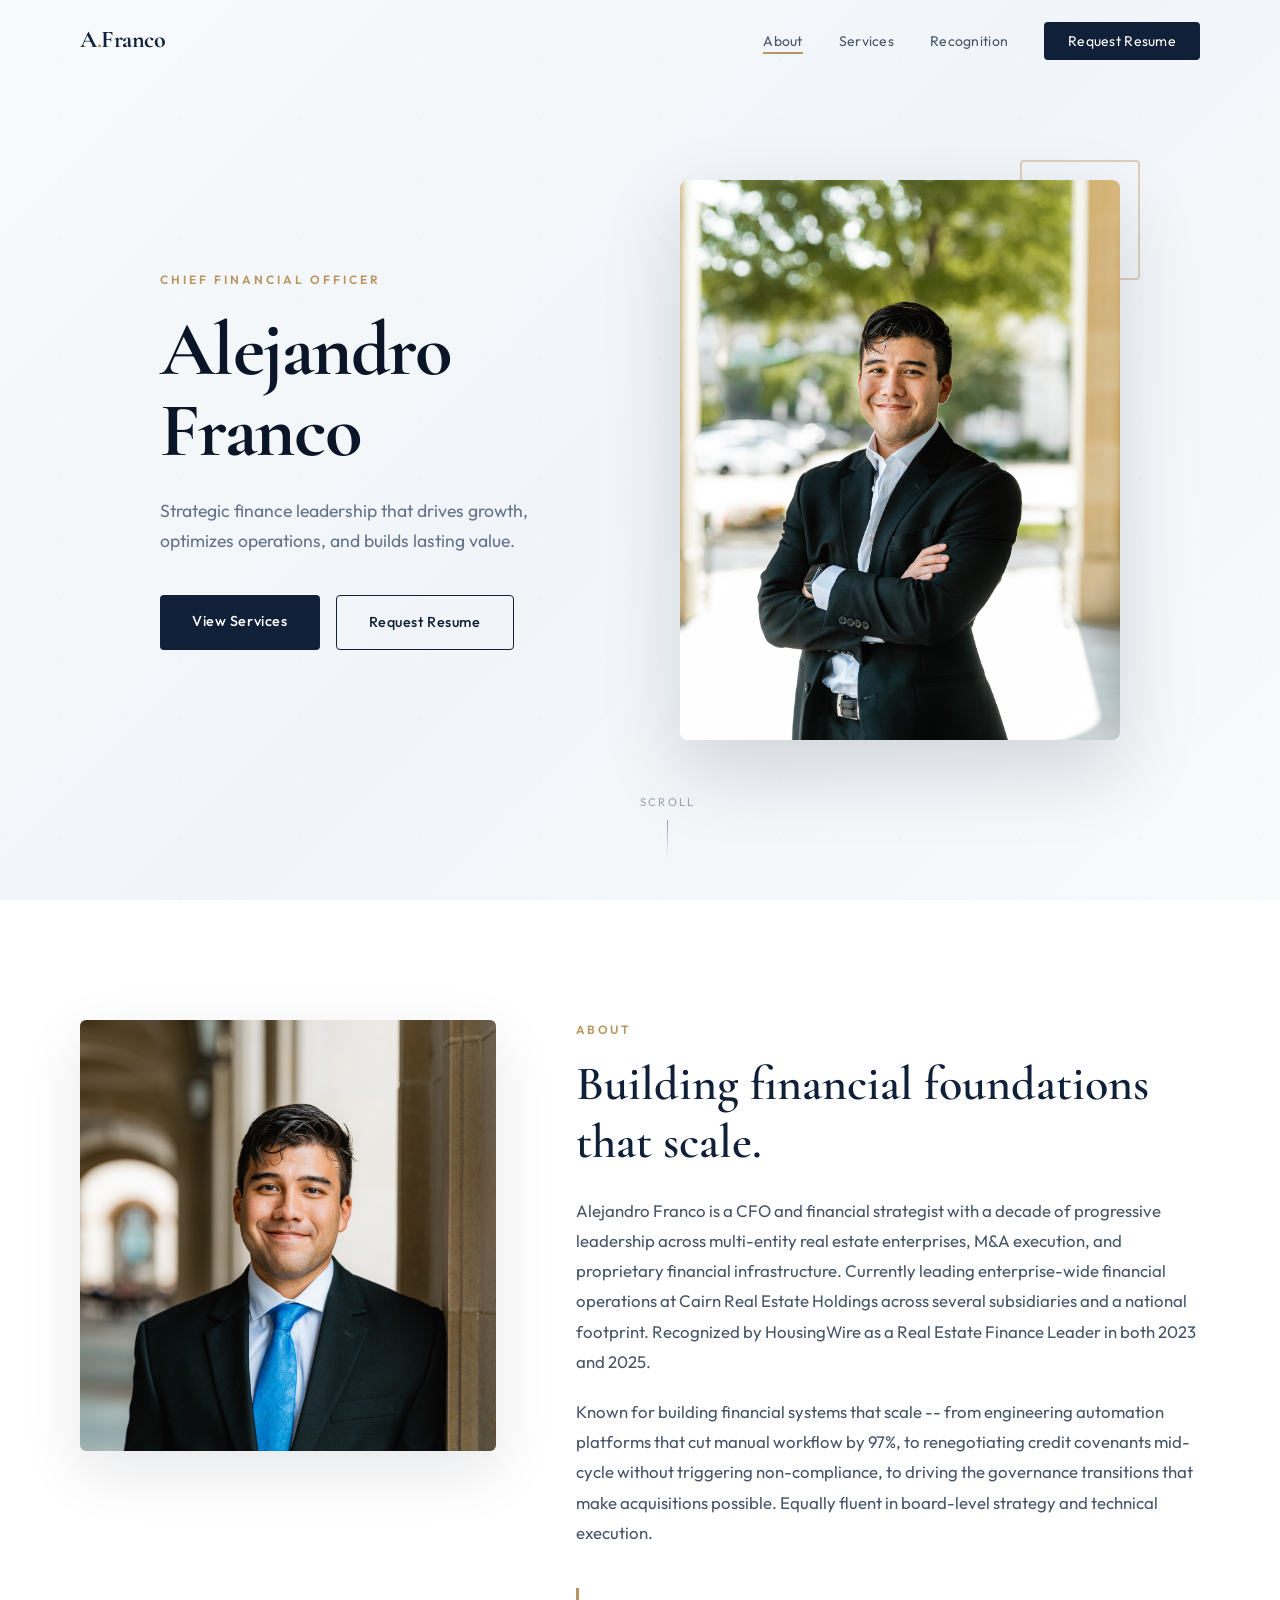
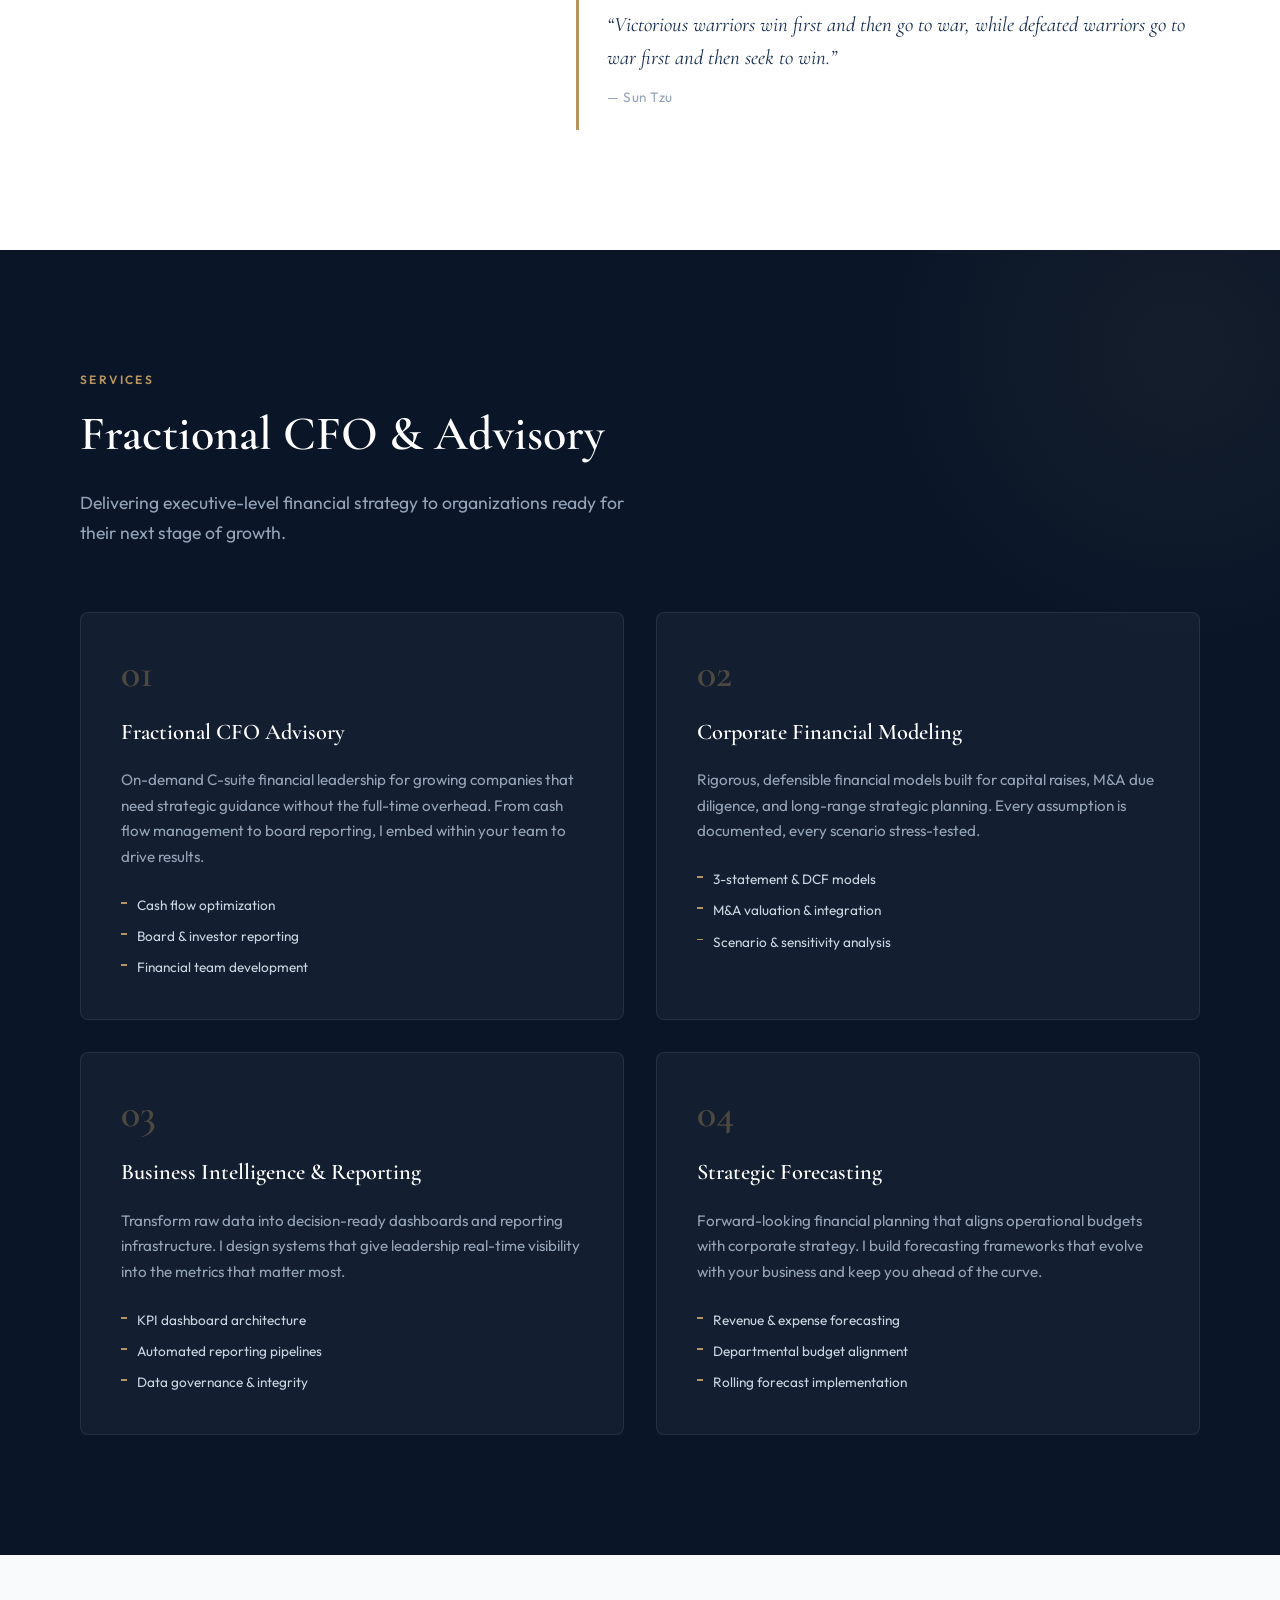
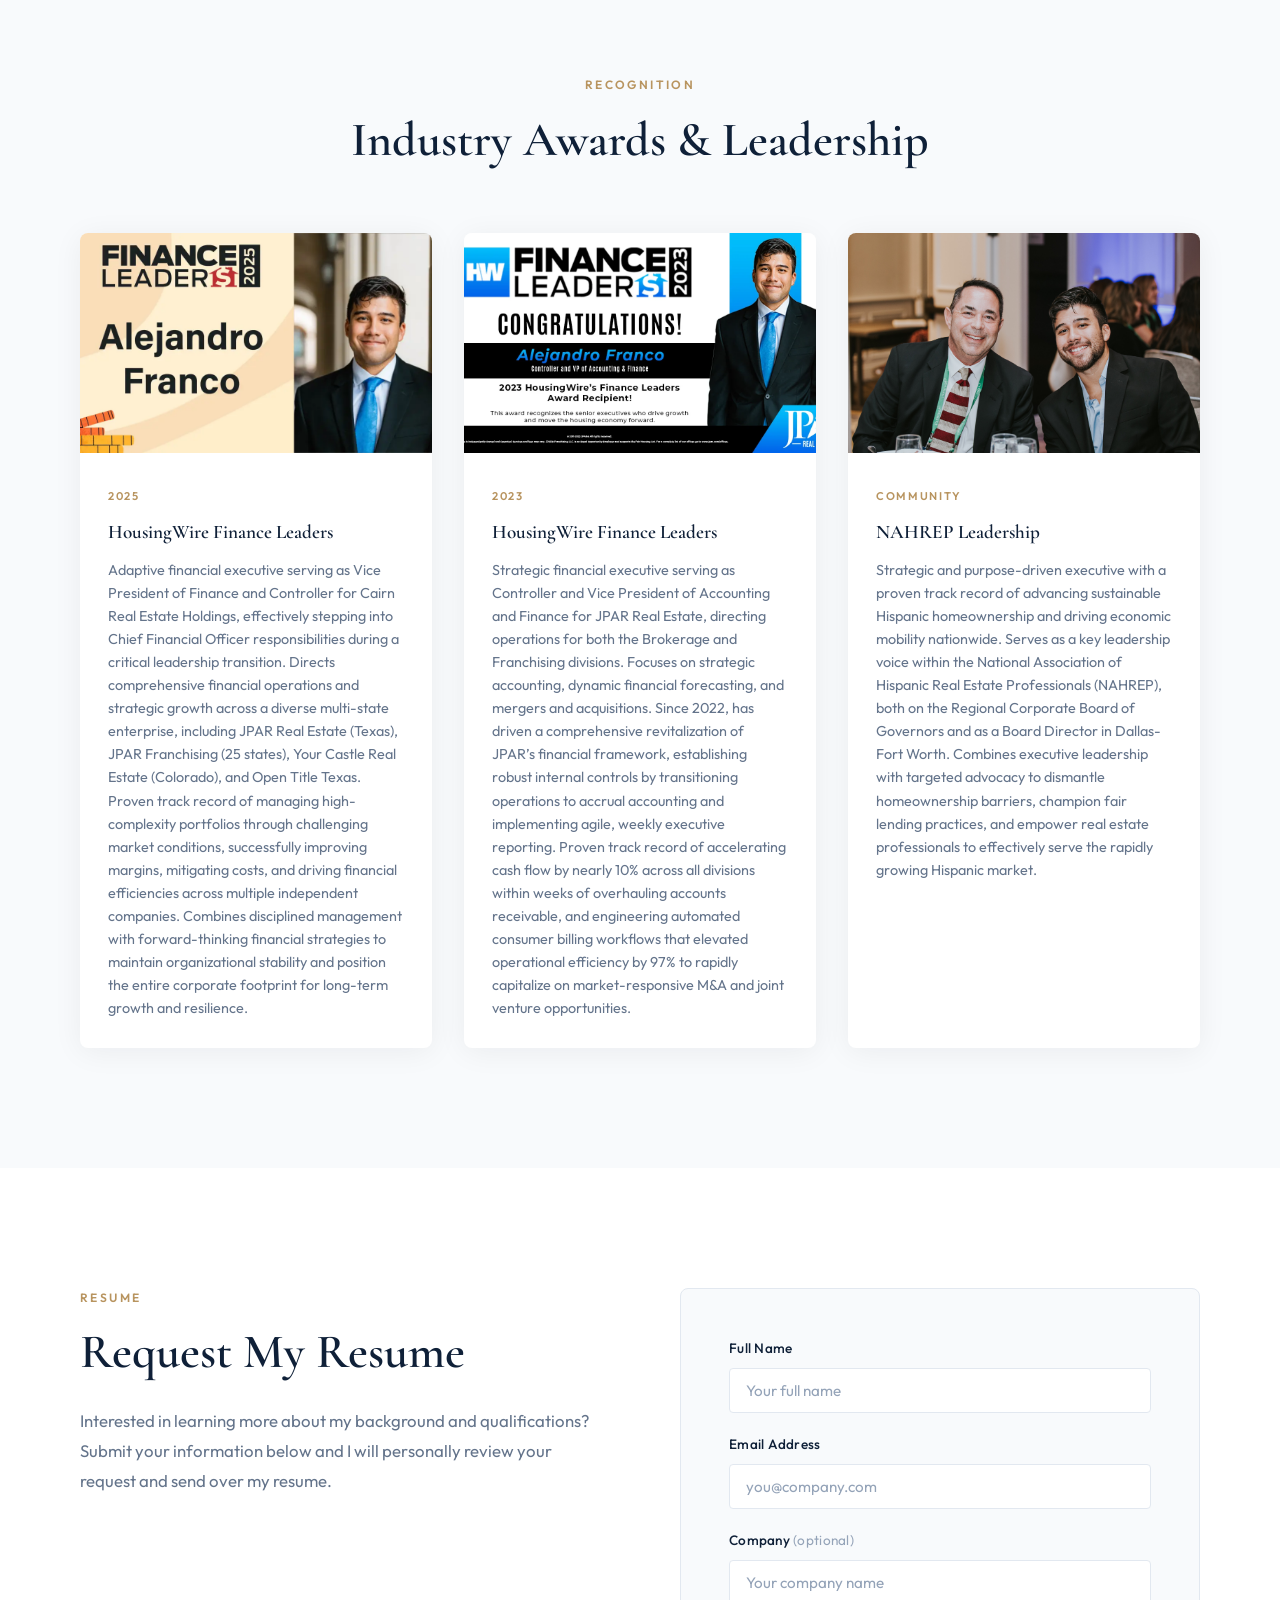
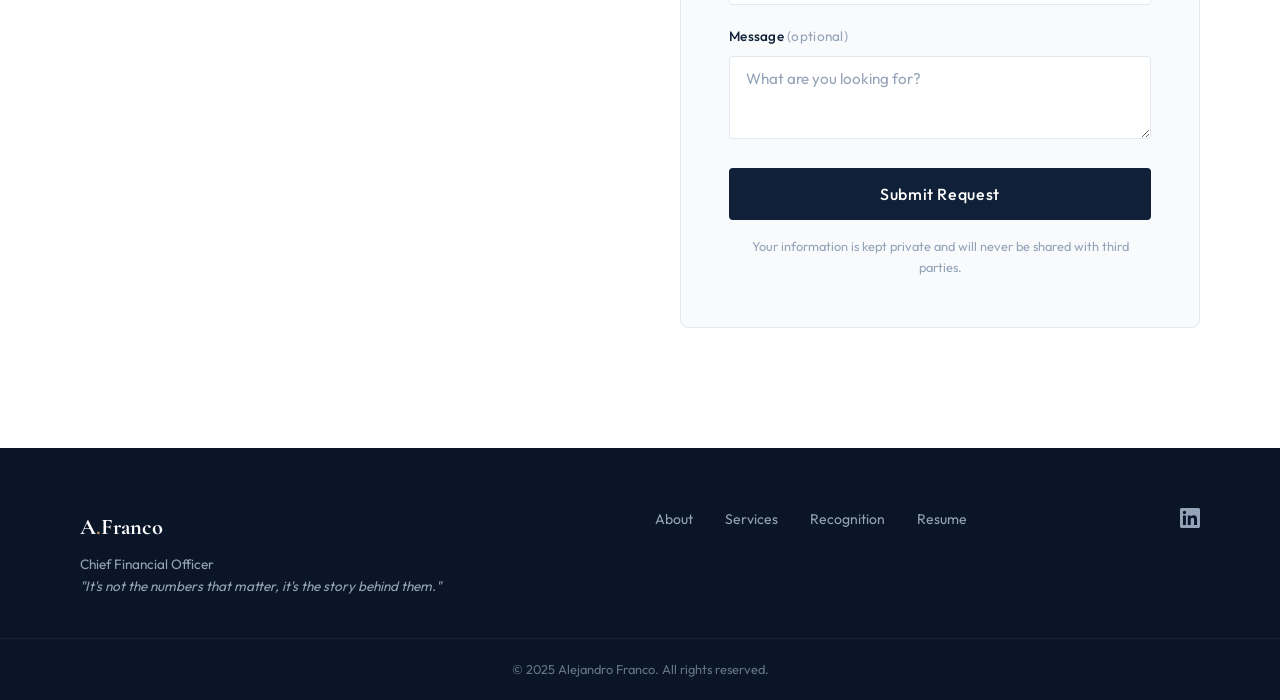
<file: index.html>
<!DOCTYPE html>
<html lang="en">
<head>
  <meta charset="UTF-8">
  <meta name="viewport" content="width=device-width, initial-scale=1.0">
  <title>Alejandro Franco | CFO &amp; Financial Strategist</title>
  <meta name="description" content="Alejandro Franco is a Chief Financial Officer specializing in strategic accounting, financial management, forecasting, and mergers & acquisitions.">
  <link rel="preconnect" href="https://fonts.googleapis.com">
  <link rel="preconnect" href="https://fonts.gstatic.com" crossorigin>
  <link href="https://fonts.googleapis.com/css2?family=Cormorant+Garamond:ital,wght@0,400;0,500;0,600;0,700;1,400;1,500&family=Outfit:wght@300;400;500;600;700&display=swap" rel="stylesheet">
  <link rel="stylesheet" href="style.css">
</head>
<body>

  <!-- Navigation -->
  <nav class="nav" id="nav">
    <div class="nav__inner">
      <a href="#" class="nav__logo">A<span class="nav__logo-dot">.</span>Franco</a>
      <button class="nav__toggle" id="navToggle" aria-label="Toggle menu">
        <span></span>
        <span></span>
        <span></span>
      </button>
      <ul class="nav__links" id="navLinks">
        <li><a href="#about">About</a></li>
        <li><a href="#consulting">Services</a></li>
        <li><a href="#recognition">Recognition</a></li>
        <li><a href="#resume" class="nav__cta">Request Resume</a></li>
      </ul>
    </div>
  </nav>

  <!-- Hero Section -->
  <header class="hero" id="about">
    <div class="hero__bg-pattern"></div>
    <div class="hero__inner">
      <div class="hero__content">
        <p class="hero__label">Chief Financial Officer</p>
        <h1 class="hero__title">Alejandro<br>Franco</h1>
        <p class="hero__subtitle">Strategic finance leadership that drives growth, optimizes operations, and builds lasting value.</p>
        <div class="hero__actions">
          <a href="#consulting" class="btn btn--primary">View Services</a>
          <a href="#resume" class="btn btn--outline">Request Resume</a>
        </div>
      </div>
      <div class="hero__image">
        <div class="hero__image-frame">
          <img src="images/hero.jpg" alt="Alejandro Franco, CFO" loading="eager">
        </div>
        <div class="hero__image-accent"></div>
      </div>
    </div>
    <div class="hero__scroll-indicator">
      <span>Scroll</span>
      <div class="hero__scroll-line"></div>
    </div>
  </header>

  <!-- About Section -->
  <section class="about">
    <div class="about__inner">
      <div class="about__photo">
        <img src="images/headshot.jpg" alt="Alejandro Franco professional headshot" loading="lazy">
      </div>
      <div class="about__content">
        <p class="section-label">About</p>
        <h2 class="section-title">Building financial foundations that scale.</h2>
        <div class="about__text">
          <p>Alejandro Franco is a CFO and financial strategist with a decade of progressive leadership across multi-entity real estate enterprises, M&A execution, and proprietary financial infrastructure. Currently leading enterprise-wide financial operations at Cairn Real Estate Holdings across several subsidiaries and a national footprint. Recognized by HousingWire as a Real Estate Finance Leader in both 2023 and 2025.</p>
          <p>Known for building financial systems that scale -- from engineering automation platforms that cut manual workflow by 97%, to renegotiating credit covenants mid-cycle without triggering non-compliance, to driving the governance transitions that make acquisitions possible. Equally fluent in board-level strategy and technical execution.</p>
        </div>
        <blockquote class="about__quote">
          <p>&ldquo;Victorious warriors win first and then go to war, while defeated warriors go to war first and then seek to win.&rdquo;</p>
          <cite>&mdash; Sun Tzu</cite>
        </blockquote>
      </div>
    </div>
  </section>

  <!-- Consulting Services Section -->
  <section class="services" id="consulting">
    <div class="services__inner">
      <div class="services__header">
        <p class="section-label">Services</p>
        <h2 class="section-title">Fractional CFO &amp; Advisory</h2>
        <p class="services__intro">Delivering executive-level financial strategy to organizations ready for their next stage of growth.</p>
      </div>
      <div class="services__grid">

        <div class="service-card">
          <div class="service-card__number">01</div>
          <h3 class="service-card__title">Fractional CFO Advisory</h3>
          <p class="service-card__desc">On-demand C-suite financial leadership for growing companies that need strategic guidance without the full-time overhead. From cash flow management to board reporting, I embed within your team to drive results.</p>
          <ul class="service-card__list">
            <li>Cash flow optimization</li>
            <li>Board &amp; investor reporting</li>
            <li>Financial team development</li>
          </ul>
        </div>

        <div class="service-card">
          <div class="service-card__number">02</div>
          <h3 class="service-card__title">Corporate Financial Modeling</h3>
          <p class="service-card__desc">Rigorous, defensible financial models built for capital raises, M&amp;A due diligence, and long-range strategic planning. Every assumption is documented, every scenario stress-tested.</p>
          <ul class="service-card__list">
            <li>3-statement &amp; DCF models</li>
            <li>M&amp;A valuation &amp; integration</li>
            <li>Scenario &amp; sensitivity analysis</li>
          </ul>
        </div>

        <div class="service-card">
          <div class="service-card__number">03</div>
          <h3 class="service-card__title">Business Intelligence &amp; Reporting</h3>
          <p class="service-card__desc">Transform raw data into decision-ready dashboards and reporting infrastructure. I design systems that give leadership real-time visibility into the metrics that matter most.</p>
          <ul class="service-card__list">
            <li>KPI dashboard architecture</li>
            <li>Automated reporting pipelines</li>
            <li>Data governance &amp; integrity</li>
          </ul>
        </div>

        <div class="service-card">
          <div class="service-card__number">04</div>
          <h3 class="service-card__title">Strategic Forecasting</h3>
          <p class="service-card__desc">Forward-looking financial planning that aligns operational budgets with corporate strategy. I build forecasting frameworks that evolve with your business and keep you ahead of the curve.</p>
          <ul class="service-card__list">
            <li>Revenue &amp; expense forecasting</li>
            <li>Departmental budget alignment</li>
            <li>Rolling forecast implementation</li>
          </ul>
        </div>

      </div>
    </div>
  </section>

  <!-- Recognition Section -->
  <section class="recognition" id="recognition">
    <div class="recognition__inner">
      <div class="recognition__header">
        <p class="section-label">Recognition</p>
        <h2 class="section-title">Industry Awards &amp; Leadership</h2>
      </div>
      <div class="recognition__grid">
        <div class="recognition__card">
          <div class="recognition__card-image">
            <img src="images/award-2025.webp" alt="Finance Leaders 2025 Award" loading="lazy">
          </div>
          <div class="recognition__card-content">
            <span class="recognition__year">2025</span>
            <h3>HousingWire Finance Leaders</h3>
            <p>Adaptive financial executive serving as Vice President of Finance and Controller for Cairn Real Estate Holdings, effectively stepping into Chief Financial Officer responsibilities during a critical leadership transition. Directs comprehensive financial operations and strategic growth across a diverse multi-state enterprise, including JPAR Real Estate (Texas), JPAR Franchising (25 states), Your Castle Real Estate (Colorado), and Open Title Texas. Proven track record of managing high-complexity portfolios through challenging market conditions, successfully improving margins, mitigating costs, and driving financial efficiencies across multiple independent companies. Combines disciplined management with forward-thinking financial strategies to maintain organizational stability and position the entire corporate footprint for long-term growth and resilience.</p>
          </div>
        </div>
        <div class="recognition__card">
          <div class="recognition__card-image">
            <img src="images/award-2023.webp" alt="Finance Leaders 2023 Award" loading="lazy">
          </div>
          <div class="recognition__card-content">
            <span class="recognition__year">2023</span>
            <h3>HousingWire Finance Leaders</h3>
            <p>Strategic financial executive serving as Controller and Vice President of Accounting and Finance for JPAR Real Estate, directing operations for both the Brokerage and Franchising divisions. Focuses on strategic accounting, dynamic financial forecasting, and mergers and acquisitions. Since 2022, has driven a comprehensive revitalization of JPAR’s financial framework, establishing robust internal controls by transitioning operations to accrual accounting and implementing agile, weekly executive reporting. Proven track record of accelerating cash flow by nearly 10% across all divisions within weeks of overhauling accounts receivable, and engineering automated consumer billing workflows that elevated operational efficiency by 97% to rapidly capitalize on market-responsive M&A and joint venture opportunities.</p>
          </div>
        </div>
        <div class="recognition__card recognition__card--community">
          <div class="recognition__card-image">
            <img src="images/event.jpeg" alt="NAHREP L'ATTITUDE event" loading="lazy">
          </div>
          <div class="recognition__card-content">
            <span class="recognition__year">Community</span>
            <h3>NAHREP Leadership</h3>
            <p>Strategic and purpose-driven executive with a proven track record of advancing sustainable Hispanic homeownership and driving economic mobility nationwide. Serves as a key leadership voice within the National Association of Hispanic Real Estate Professionals (NAHREP), both on the Regional Corporate Board of Governors and as a Board Director in Dallas-Fort Worth. Combines executive leadership with targeted advocacy to dismantle homeownership barriers, champion fair lending practices, and empower real estate professionals to effectively serve the rapidly growing Hispanic market.</p>
          </div>
        </div>
      </div>
    </div>
  </section>

  <!-- Resume Request Section -->
  <section class="resume" id="resume">
    <div class="resume__inner">
      <div class="resume__content">
        <p class="section-label">Resume</p>
        <h2 class="section-title">Request My Resume</h2>
        <p class="resume__desc">Interested in learning more about my background and qualifications? Submit your information below and I will personally review your request and send over my resume.</p>
      </div>
      <div class="resume__form-wrapper">
        <form
          class="resume__form"
          action="https://formspree.io/f/mdabqrbe"
          method="POST"
        >
          <div class="form-group">
            <label for="name">Full Name</label>
            <input type="text" id="name" name="name" required placeholder="Your full name">
          </div>
          <div class="form-group">
            <label for="email">Email Address</label>
            <input type="email" id="email" name="email" required placeholder="you@company.com">
          </div>
          <div class="form-group">
            <label for="company">Company <span class="optional">(optional)</span></label>
            <input type="text" id="company" name="company" placeholder="Your company name">
          </div>
          <div class="form-group">
            <label for="message">Message <span class="optional">(optional)</span></label>
            <textarea id="message" name="message" rows="3" placeholder="What are you looking for?"></textarea>
          </div>
          <button type="submit" class="btn btn--primary btn--full">Submit Request</button>
          <p class="resume__note">Your information is kept private and will never be shared with third parties.</p>
        </form>
      </div>
    </div>
  </section>

  <!-- Footer -->
  <footer class="footer">
    <div class="footer__inner">
      <div class="footer__brand">
        <a href="#" class="footer__logo">A<span class="nav__logo-dot">.</span>Franco</a>
        <p>Chief Financial Officer<br><i>"It's not the numbers that matter, it's the story behind them."</i></p>
      </div>
      <div class="footer__links">
        <a href="#about">About</a>
        <a href="#consulting">Services</a>
        <a href="#recognition">Recognition</a>
        <a href="#resume">Resume</a>
      </div>
      <div class="footer__social">
        <a href="https://www.linkedin.com/in/alejandro-alex-franco/" target="_blank" rel="noopener noreferrer" aria-label="LinkedIn">
          <svg width="20" height="20" viewBox="0 0 24 24" fill="currentColor"><path d="M20.447 20.452h-3.554v-5.569c0-1.328-.027-3.037-1.852-3.037-1.853 0-2.136 1.445-2.136 2.939v5.667H9.351V9h3.414v1.561h.046c.477-.9 1.637-1.85 3.37-1.85 3.601 0 4.267 2.37 4.267 5.455v6.286zM5.337 7.433a2.062 2.062 0 01-2.063-2.065 2.064 2.064 0 112.063 2.065zm1.782 13.019H3.555V9h3.564v11.452zM22.225 0H1.771C.792 0 0 .774 0 1.729v20.542C0 23.227.792 24 1.771 24h20.451C23.2 24 24 23.227 24 22.271V1.729C24 .774 23.2 0 22.222 0h.003z"/></svg>
        </a>
      </div>
    </div>
    <div class="footer__bottom">
      <p>&copy; 2025 Alejandro Franco. All rights reserved.</p>
    </div>
  </footer>

  <script>
    // Sticky nav background on scroll
    const nav = document.getElementById('nav');
    window.addEventListener('scroll', () => {
      nav.classList.toggle('nav--scrolled', window.scrollY > 40);
    });

    // Mobile nav toggle
    const navToggle = document.getElementById('navToggle');
    const navLinks = document.getElementById('navLinks');
    navToggle.addEventListener('click', () => {
      navToggle.classList.toggle('active');
      navLinks.classList.toggle('active');
    });

    // Close mobile nav on link click
    navLinks.querySelectorAll('a').forEach(link => {
      link.addEventListener('click', () => {
        navToggle.classList.remove('active');
        navLinks.classList.remove('active');
      });
    });

    // Scroll-triggered fade-in
    const observerOptions = { threshold: 0.15, rootMargin: '0px 0px -40px 0px' };
    const observer = new IntersectionObserver((entries) => {
      entries.forEach(entry => {
        if (entry.isIntersecting) {
          entry.target.classList.add('visible');
          observer.unobserve(entry.target);
        }
      });
    }, observerOptions);

    document.querySelectorAll('.fade-in').forEach(el => observer.observe(el));

    // Active nav link on scroll
    const sections = document.querySelectorAll('section[id], header[id]');
    window.addEventListener('scroll', () => {
      let current = '';
      sections.forEach(section => {
        const sectionTop = section.offsetTop - 120;
        if (scrollY >= sectionTop) current = section.getAttribute('id');
      });
      navLinks.querySelectorAll('a').forEach(link => {
        link.classList.remove('active');
        if (link.getAttribute('href') === `#${current}`) link.classList.add('active');
      });
    });
  </script>

</body>
</html>
</file>
<file: style.css>
/* ============================================
   Alejandro Franco | CFO Portfolio
   ============================================ */

:root {
  /* Corporate Navy Palette */
  --navy-900: #0a1628;
  --navy-800: #0f2038;
  --navy-700: #162d50;
  --navy-600: #1e3a5f;
  --navy-500: #2a4d76;

  /* Slate Neutrals */
  --slate-700: #334155;
  --slate-600: #475569;
  --slate-500: #64748b;
  --slate-400: #94a3b8;
  --slate-300: #cbd5e1;
  --slate-200: #e2e8f0;
  --slate-100: #f1f5f9;

  /* Whites */
  --white: #ffffff;
  --off-white: #f8fafc;

  /* Accent */
  --gold: #b8945f;
  --gold-light: #d4b483;

  /* Typography */
  --font-display: 'Cormorant Garamond', Georgia, serif;
  --font-body: 'Outfit', system-ui, sans-serif;

  /* Spacing */
  --section-pad: 120px;
  --container: 1200px;
}

/* ---- Reset & Base ---- */
*, *::before, *::after {
  margin: 0;
  padding: 0;
  box-sizing: border-box;
}

html {
  scroll-behavior: smooth;
  -webkit-font-smoothing: antialiased;
  -moz-osx-font-smoothing: grayscale;
}

body {
  font-family: var(--font-body);
  font-weight: 400;
  color: var(--slate-700);
  background-color: var(--white);
  line-height: 1.7;
  overflow-x: hidden;
}

img {
  max-width: 100%;
  display: block;
}

a {
  text-decoration: none;
  color: inherit;
  transition: color 0.3s ease;
}

/* ---- Utilities ---- */
.section-label {
  font-family: var(--font-body);
  font-weight: 600;
  font-size: 0.75rem;
  letter-spacing: 0.2em;
  text-transform: uppercase;
  color: var(--gold);
  margin-bottom: 16px;
}

.section-title {
  font-family: var(--font-display);
  font-weight: 600;
  font-size: clamp(2rem, 4vw, 3rem);
  color: var(--navy-800);
  line-height: 1.2;
  margin-bottom: 24px;
}

.btn {
  display: inline-block;
  font-family: var(--font-body);
  font-weight: 500;
  font-size: 0.9rem;
  letter-spacing: 0.04em;
  padding: 14px 32px;
  border-radius: 4px;
  cursor: pointer;
  transition: all 0.3s ease;
  border: none;
}

.btn--primary {
  background-color: var(--navy-800);
  color: var(--white);
}

.btn--primary:hover {
  background-color: var(--navy-600);
  transform: translateY(-1px);
  box-shadow: 0 4px 20px rgba(15, 32, 56, 0.3);
}

.btn--outline {
  background: transparent;
  color: var(--navy-800);
  border: 1.5px solid var(--navy-800);
}

.btn--outline:hover {
  background-color: var(--navy-800);
  color: var(--white);
}

.btn--full {
  width: 100%;
  text-align: center;
  font-size: 1rem;
  padding: 16px 32px;
}

/* ---- Fade-in Animation ---- */
.fade-in {
  opacity: 0;
  transform: translateY(30px);
  transition: opacity 0.7s ease, transform 0.7s ease;
}

.fade-in.visible {
  opacity: 1;
  transform: translateY(0);
}

/* ============================================
   NAVIGATION
   ============================================ */
.nav {
  position: fixed;
  top: 0;
  left: 0;
  width: 100%;
  z-index: 1000;
  padding: 20px 0;
  transition: all 0.35s ease;
}

.nav--scrolled {
  background: rgba(255, 255, 255, 0.97);
  backdrop-filter: blur(12px);
  padding: 14px 0;
  box-shadow: 0 1px 20px rgba(10, 22, 40, 0.06);
}

.nav__inner {
  max-width: var(--container);
  margin: 0 auto;
  padding: 0 40px;
  display: flex;
  align-items: center;
  justify-content: space-between;
}

.nav__logo {
  font-family: var(--font-display);
  font-weight: 700;
  font-size: 1.5rem;
  color: var(--navy-800);
  letter-spacing: -0.02em;
}

.nav__logo-dot {
  color: var(--gold);
}

.nav__links {
  display: flex;
  align-items: center;
  list-style: none;
  gap: 36px;
}

.nav__links a {
  font-family: var(--font-body);
  font-weight: 400;
  font-size: 0.875rem;
  color: var(--slate-600);
  letter-spacing: 0.02em;
  position: relative;
}

.nav__links a::after {
  content: '';
  position: absolute;
  bottom: -4px;
  left: 0;
  width: 0;
  height: 1.5px;
  background: var(--gold);
  transition: width 0.3s ease;
}

.nav__links a:hover::after,
.nav__links a.active::after {
  width: 100%;
}

.nav__links a:hover {
  color: var(--navy-800);
}

.nav__cta {
  background-color: var(--navy-800) !important;
  color: var(--white) !important;
  padding: 10px 24px !important;
  border-radius: 4px !important;
}

.nav__cta::after {
  display: none !important;
}

.nav__cta:hover {
  background-color: var(--navy-600) !important;
}

.nav__toggle {
  display: none;
  flex-direction: column;
  gap: 5px;
  background: none;
  border: none;
  cursor: pointer;
  padding: 4px;
}

.nav__toggle span {
  width: 24px;
  height: 2px;
  background: var(--navy-800);
  transition: all 0.3s ease;
}

.nav__toggle.active span:nth-child(1) {
  transform: rotate(45deg) translate(5px, 5px);
}

.nav__toggle.active span:nth-child(2) {
  opacity: 0;
}

.nav__toggle.active span:nth-child(3) {
  transform: rotate(-45deg) translate(5px, -5px);
}

/* ============================================
   HERO
   ============================================ */
.hero {
  position: relative;
  min-height: 100vh;
  display: flex;
  align-items: center;
  background: linear-gradient(135deg, var(--off-white) 0%, var(--slate-100) 50%, var(--off-white) 100%);
  overflow: clip;
}

.hero__bg-pattern {
  position: absolute;
  top: 0;
  left: 0;
  width: 100%;
  height: 100%;
  opacity: 0.03;
  background-image:
    linear-gradient(45deg, var(--navy-800) 1px, transparent 1px),
    linear-gradient(-45deg, var(--navy-800) 1px, transparent 1px);
  background-size: 60px 60px;
  pointer-events: none;
}

.hero__inner {
  max-width: var(--container);
  margin: 0 auto;
  padding: 140px 40px 120px;
  display: grid;
  grid-template-columns: 1fr 1fr;
  gap: 80px;
  align-items: center;
  position: relative;
  z-index: 1;
}

.hero__label {
  font-family: var(--font-body);
  font-weight: 600;
  font-size: 0.75rem;
  letter-spacing: 0.25em;
  text-transform: uppercase;
  color: var(--gold);
  margin-bottom: 20px;
  animation: fadeUp 0.8s ease 0.2s both;
}

.hero__title {
  font-family: var(--font-display);
  font-weight: 700;
  font-size: clamp(3rem, 6vw, 5rem);
  color: var(--navy-900);
  line-height: 1.05;
  letter-spacing: -0.02em;
  margin-bottom: 24px;
  animation: fadeUp 0.8s ease 0.4s both;
}

.hero__subtitle {
  font-size: 1.1rem;
  color: var(--slate-500);
  max-width: 440px;
  line-height: 1.7;
  margin-bottom: 40px;
  animation: fadeUp 0.8s ease 0.6s both;
}

.hero__actions {
  display: flex;
  gap: 16px;
  animation: fadeUp 0.8s ease 0.8s both;
}

.hero__image {
  position: relative;
  animation: fadeUp 0.8s ease 0.5s both;
}

.hero__image-frame {
  position: relative;
  border-radius: 8px;
  overflow: hidden;
  box-shadow: 0 30px 80px rgba(10, 22, 40, 0.15);
  max-height: 560px;
}

.hero__image-frame img {
  width: 100%;
  height: 100%;
  max-height: 560px;
  object-fit: cover;
  object-position: center top;
}

.hero__image-accent {
  position: absolute;
  top: -20px;
  right: -20px;
  width: 120px;
  height: 120px;
  border: 2px solid var(--gold);
  border-radius: 4px;
  z-index: -1;
  opacity: 0.4;
}

.hero__scroll-indicator {
  position: absolute;
  bottom: 40px;
  left: 50%;
  transform: translateX(-50%);
  display: flex;
  flex-direction: column;
  align-items: center;
  gap: 8px;
  animation: fadeUp 0.8s ease 1.2s both;
}

.hero__scroll-indicator span {
  font-size: 0.7rem;
  letter-spacing: 0.2em;
  text-transform: uppercase;
  color: var(--slate-400);
}

.hero__scroll-line {
  width: 1px;
  height: 40px;
  background: linear-gradient(to bottom, var(--slate-400), transparent);
  animation: scrollPulse 2s ease infinite;
}

@keyframes fadeUp {
  from {
    opacity: 0;
    transform: translateY(30px);
  }
  to {
    opacity: 1;
    transform: translateY(0);
  }
}

@keyframes scrollPulse {
  0%, 100% { opacity: 0.3; }
  50% { opacity: 1; }
}

/* ============================================
   ABOUT
   ============================================ */
.about {
  padding: var(--section-pad) 0;
  background: var(--white);
}

.about__inner {
  max-width: var(--container);
  margin: 0 auto;
  padding: 0 40px;
  display: grid;
  grid-template-columns: 0.4fr 0.6fr;
  gap: 80px;
  align-items: start;
}

.about__photo {
  position: sticky;
  top: 120px;
  border-radius: 6px;
  overflow: hidden;
  box-shadow: 0 20px 60px rgba(10, 22, 40, 0.1);
}

.about__photo img {
  width: 100%;
  height: auto;
  object-fit: cover;
}

.about__text {
  margin-bottom: 40px;
}

.about__text p {
  font-size: 1.05rem;
  color: var(--slate-600);
  margin-bottom: 20px;
  line-height: 1.8;
}

.about__quote {
  border-left: 3px solid var(--gold);
  padding: 20px 0 20px 28px;
  margin-top: 40px;
}

.about__quote p {
  font-family: var(--font-display);
  font-style: italic;
  font-size: 1.3rem;
  color: var(--navy-700);
  line-height: 1.6;
  margin-bottom: 8px;
}

.about__quote cite {
  font-family: var(--font-body);
  font-style: normal;
  font-size: 0.85rem;
  color: var(--slate-400);
  letter-spacing: 0.04em;
}

/* ============================================
   SERVICES
   ============================================ */
.services {
  padding: var(--section-pad) 0;
  background: var(--navy-900);
  position: relative;
  overflow: hidden;
}

.services::before {
  content: '';
  position: absolute;
  top: -200px;
  right: -200px;
  width: 600px;
  height: 600px;
  border-radius: 50%;
  background: radial-gradient(circle, rgba(184, 148, 95, 0.06), transparent 70%);
  pointer-events: none;
}

.services__inner {
  max-width: var(--container);
  margin: 0 auto;
  padding: 0 40px;
}

.services__header {
  max-width: 560px;
  margin-bottom: 64px;
}

.services__header .section-title {
  color: var(--white);
}

.services__intro {
  font-size: 1.1rem;
  color: var(--slate-400);
  line-height: 1.7;
}

.services__grid {
  display: grid;
  grid-template-columns: repeat(2, 1fr);
  gap: 32px;
}

.service-card {
  background: rgba(255, 255, 255, 0.04);
  border: 1px solid rgba(255, 255, 255, 0.08);
  border-radius: 8px;
  padding: 40px;
  transition: all 0.4s ease;
}

.service-card:hover {
  background: rgba(255, 255, 255, 0.07);
  border-color: rgba(184, 148, 95, 0.3);
  transform: translateY(-4px);
}

.service-card__number {
  font-family: var(--font-display);
  font-weight: 600;
  font-size: 2.5rem;
  color: var(--gold);
  opacity: 0.35;
  line-height: 1;
  margin-bottom: 20px;
}

.service-card__title {
  font-family: var(--font-display);
  font-weight: 600;
  font-size: 1.4rem;
  color: var(--white);
  margin-bottom: 16px;
}

.service-card__desc {
  font-size: 0.95rem;
  color: var(--slate-400);
  line-height: 1.7;
  margin-bottom: 24px;
}

.service-card__list {
  list-style: none;
  display: flex;
  flex-direction: column;
  gap: 8px;
}

.service-card__list li {
  font-size: 0.85rem;
  color: var(--slate-300);
  padding-left: 16px;
  position: relative;
}

.service-card__list li::before {
  content: '';
  position: absolute;
  left: 0;
  top: 8px;
  width: 6px;
  height: 1.5px;
  background: var(--gold);
}

/* ============================================
   RECOGNITION
   ============================================ */
.recognition {
  padding: var(--section-pad) 0;
  background: var(--off-white);
}

.recognition__inner {
  max-width: var(--container);
  margin: 0 auto;
  padding: 0 40px;
}

.recognition__header {
  text-align: center;
  margin-bottom: 64px;
}

.recognition__grid {
  display: grid;
  grid-template-columns: repeat(3, 1fr);
  gap: 32px;
}

.recognition__card {
  background: var(--white);
  border-radius: 8px;
  overflow: hidden;
  box-shadow: 0 4px 30px rgba(10, 22, 40, 0.06);
  transition: all 0.4s ease;
}

.recognition__card:hover {
  transform: translateY(-4px);
  box-shadow: 0 12px 40px rgba(10, 22, 40, 0.1);
}

.recognition__card-image {
  width: 100%;
  height: 220px;
  overflow: hidden;
}

.recognition__card-image img {
  width: 100%;
  height: 100%;
  object-fit: cover;
  object-position: center top;
  transition: transform 0.5s ease;
}

.recognition__card:hover .recognition__card-image img {
  transform: scale(1.03);
}

.recognition__card-content {
  padding: 28px;
}

.recognition__year {
  font-family: var(--font-body);
  font-weight: 600;
  font-size: 0.7rem;
  letter-spacing: 0.15em;
  text-transform: uppercase;
  color: var(--gold);
  display: inline-block;
  margin-bottom: 10px;
}

.recognition__card-content h3 {
  font-family: var(--font-display);
  font-weight: 600;
  font-size: 1.2rem;
  color: var(--navy-800);
  margin-bottom: 10px;
}

.recognition__card-content p {
  font-size: 0.9rem;
  color: var(--slate-500);
  line-height: 1.6;
}

/* ============================================
   RESUME
   ============================================ */
.resume {
  padding: var(--section-pad) 0;
  background: var(--white);
}

.resume__inner {
  max-width: var(--container);
  margin: 0 auto;
  padding: 0 40px;
  display: grid;
  grid-template-columns: 1fr 1fr;
  gap: 80px;
  align-items: start;
}

.resume__desc {
  font-size: 1.05rem;
  color: var(--slate-500);
  line-height: 1.8;
}

.resume__form-wrapper {
  background: var(--off-white);
  padding: 48px;
  border-radius: 8px;
  border: 1px solid var(--slate-200);
}

.form-group {
  margin-bottom: 20px;
}

.form-group label {
  display: block;
  font-weight: 500;
  font-size: 0.85rem;
  color: var(--navy-800);
  margin-bottom: 8px;
  letter-spacing: 0.02em;
}

.form-group .optional {
  color: var(--slate-400);
  font-weight: 400;
}

.form-group input,
.form-group textarea {
  width: 100%;
  font-family: var(--font-body);
  font-size: 0.95rem;
  padding: 12px 16px;
  border: 1px solid var(--slate-200);
  border-radius: 4px;
  background: var(--white);
  color: var(--navy-800);
  transition: border-color 0.3s ease, box-shadow 0.3s ease;
  outline: none;
}

.form-group input::placeholder,
.form-group textarea::placeholder {
  color: var(--slate-400);
}

.form-group input:focus,
.form-group textarea:focus {
  border-color: var(--navy-600);
  box-shadow: 0 0 0 3px rgba(30, 58, 95, 0.08);
}

.form-group textarea {
  resize: vertical;
  min-height: 80px;
}

.resume__note {
  font-size: 0.8rem;
  color: var(--slate-400);
  text-align: center;
  margin-top: 16px;
}

/* ============================================
   FOOTER
   ============================================ */
.footer {
  background: var(--navy-900);
  padding: 60px 0 0;
}

.footer__inner {
  max-width: var(--container);
  margin: 0 auto;
  padding: 0 40px 40px;
  display: flex;
  justify-content: space-between;
  align-items: start;
}

.footer__logo {
  font-family: var(--font-display);
  font-weight: 700;
  font-size: 1.4rem;
  color: var(--white);
  display: block;
  margin-bottom: 8px;
}

.footer__brand p {
  font-size: 0.85rem;
  color: var(--slate-400);
  line-height: 1.6;
}

.footer__links {
  display: flex;
  gap: 32px;
}

.footer__links a {
  font-size: 0.875rem;
  color: var(--slate-400);
  transition: color 0.3s ease;
}

.footer__links a:hover {
  color: var(--white);
}

.footer__social a {
  color: var(--slate-400);
  transition: color 0.3s ease;
}

.footer__social a:hover {
  color: var(--gold);
}

.footer__bottom {
  border-top: 1px solid rgba(255, 255, 255, 0.06);
  padding: 20px 40px;
  text-align: center;
}

.footer__bottom p {
  font-size: 0.8rem;
  color: var(--slate-500);
}

/* ============================================
   RESPONSIVE
   ============================================ */
@media (max-width: 960px) {
  :root {
    --section-pad: 80px;
  }

  .hero__inner {
    grid-template-columns: 1fr;
    gap: 48px;
    text-align: center;
    padding-top: 120px;
  }

  .hero__subtitle {
    margin-left: auto;
    margin-right: auto;
  }

  .hero__actions {
    justify-content: center;
  }

  .hero__image-accent {
    display: none;
  }

  .hero__image-frame img {
    max-height: 500px;
    object-fit: cover;
    object-position: center top;
  }

  .hero__scroll-indicator {
    display: none;
  }

  .about__inner {
    grid-template-columns: 1fr;
    gap: 48px;
  }

  .about__photo {
    position: static;
    max-width: 400px;
    margin: 0 auto;
  }

  .services__grid {
    grid-template-columns: 1fr;
  }

  .recognition__grid {
    grid-template-columns: 1fr;
    max-width: 500px;
    margin: 0 auto;
  }

  .resume__inner {
    grid-template-columns: 1fr;
    gap: 48px;
  }

  .footer__inner {
    flex-direction: column;
    gap: 32px;
  }
}

@media (max-width: 640px) {
  :root {
    --section-pad: 64px;
  }

  .nav__inner {
    padding: 0 20px;
  }

  .nav__links {
    position: fixed;
    top: 0;
    right: -100%;
    width: 75%;
    max-width: 320px;
    height: 100vh;
    background: var(--white);
    flex-direction: column;
    align-items: flex-start;
    padding: 100px 32px 40px;
    gap: 24px;
    box-shadow: -10px 0 40px rgba(10, 22, 40, 0.1);
    transition: right 0.4s ease;
  }

  .nav__links.active {
    right: 0;
  }

  .nav__toggle {
    display: flex;
  }

  .hero__inner,
  .about__inner,
  .services__inner,
  .recognition__inner,
  .resume__inner {
    padding-left: 20px;
    padding-right: 20px;
  }

  .resume__form-wrapper {
    padding: 28px;
  }

  .footer__inner,
  .footer__bottom {
    padding-left: 20px;
    padding-right: 20px;
  }

  .footer__links {
    flex-direction: column;
    gap: 16px;
  }
}
</file>
